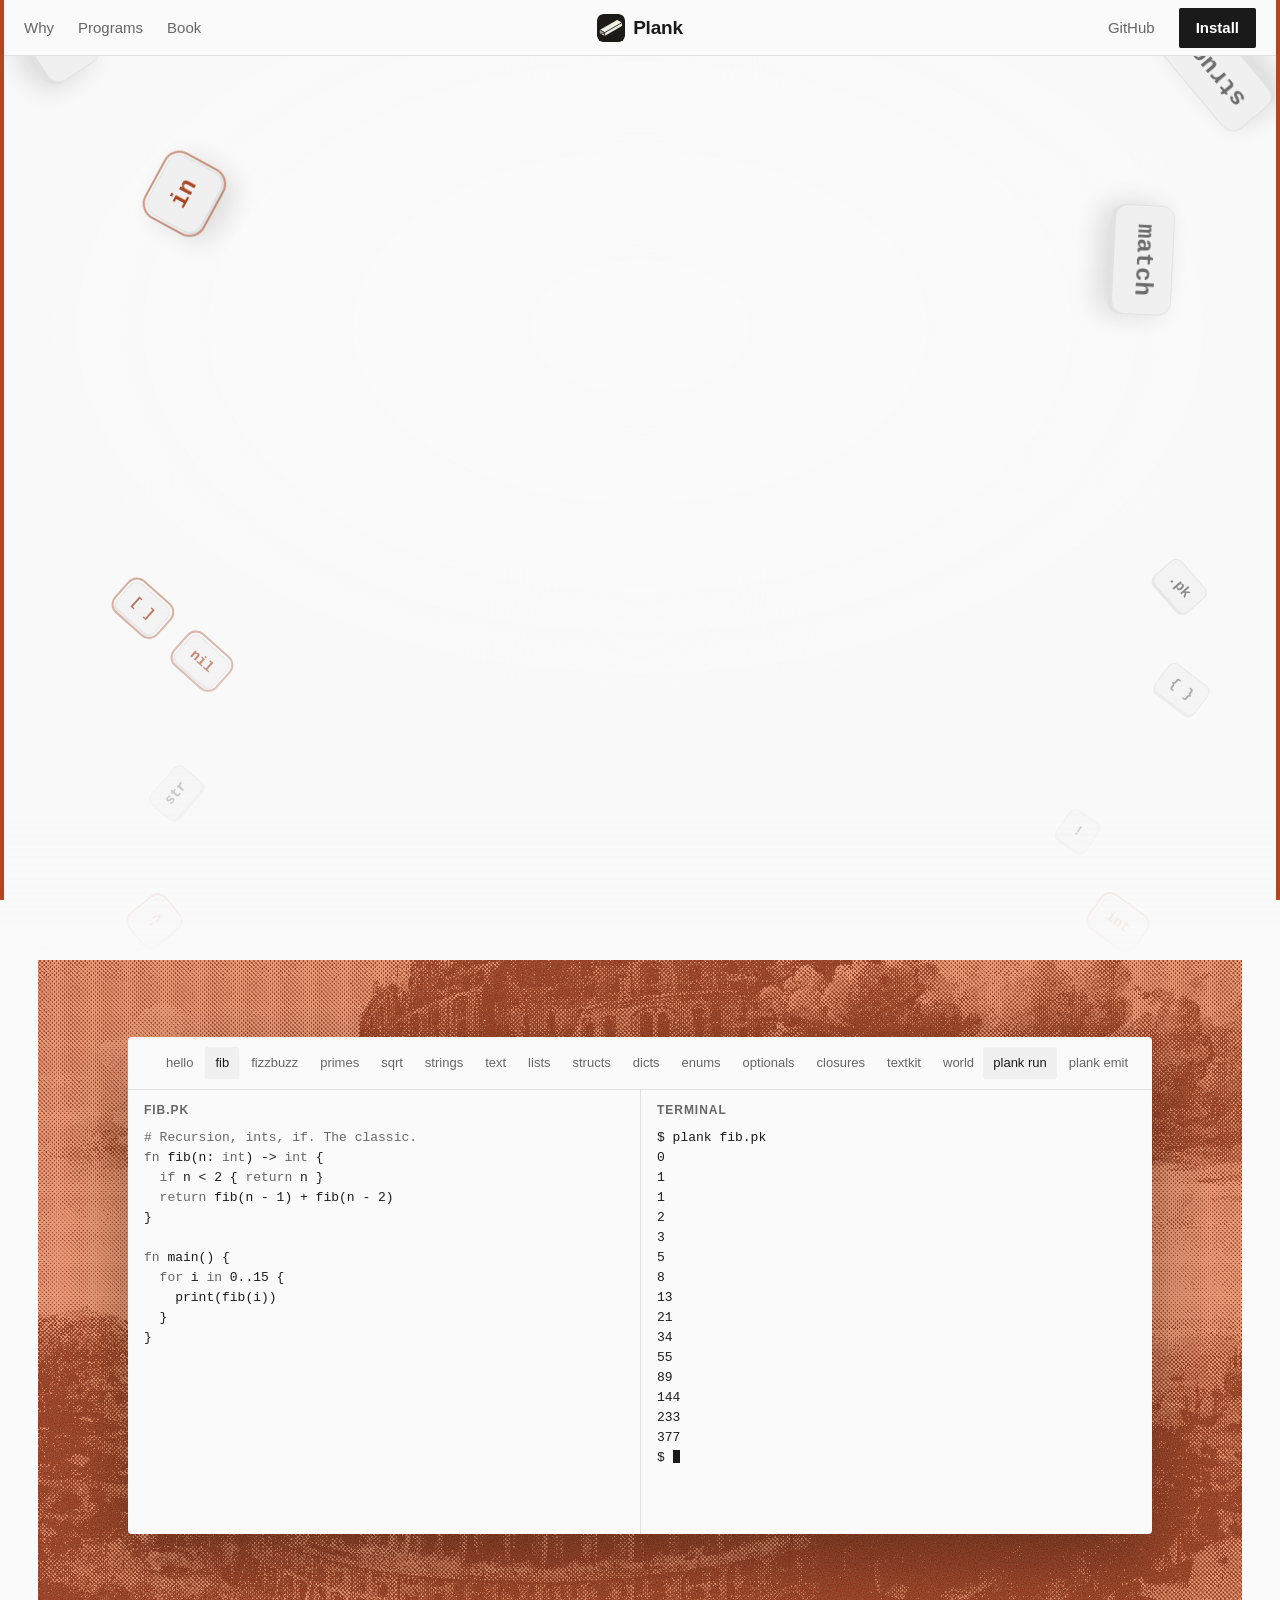
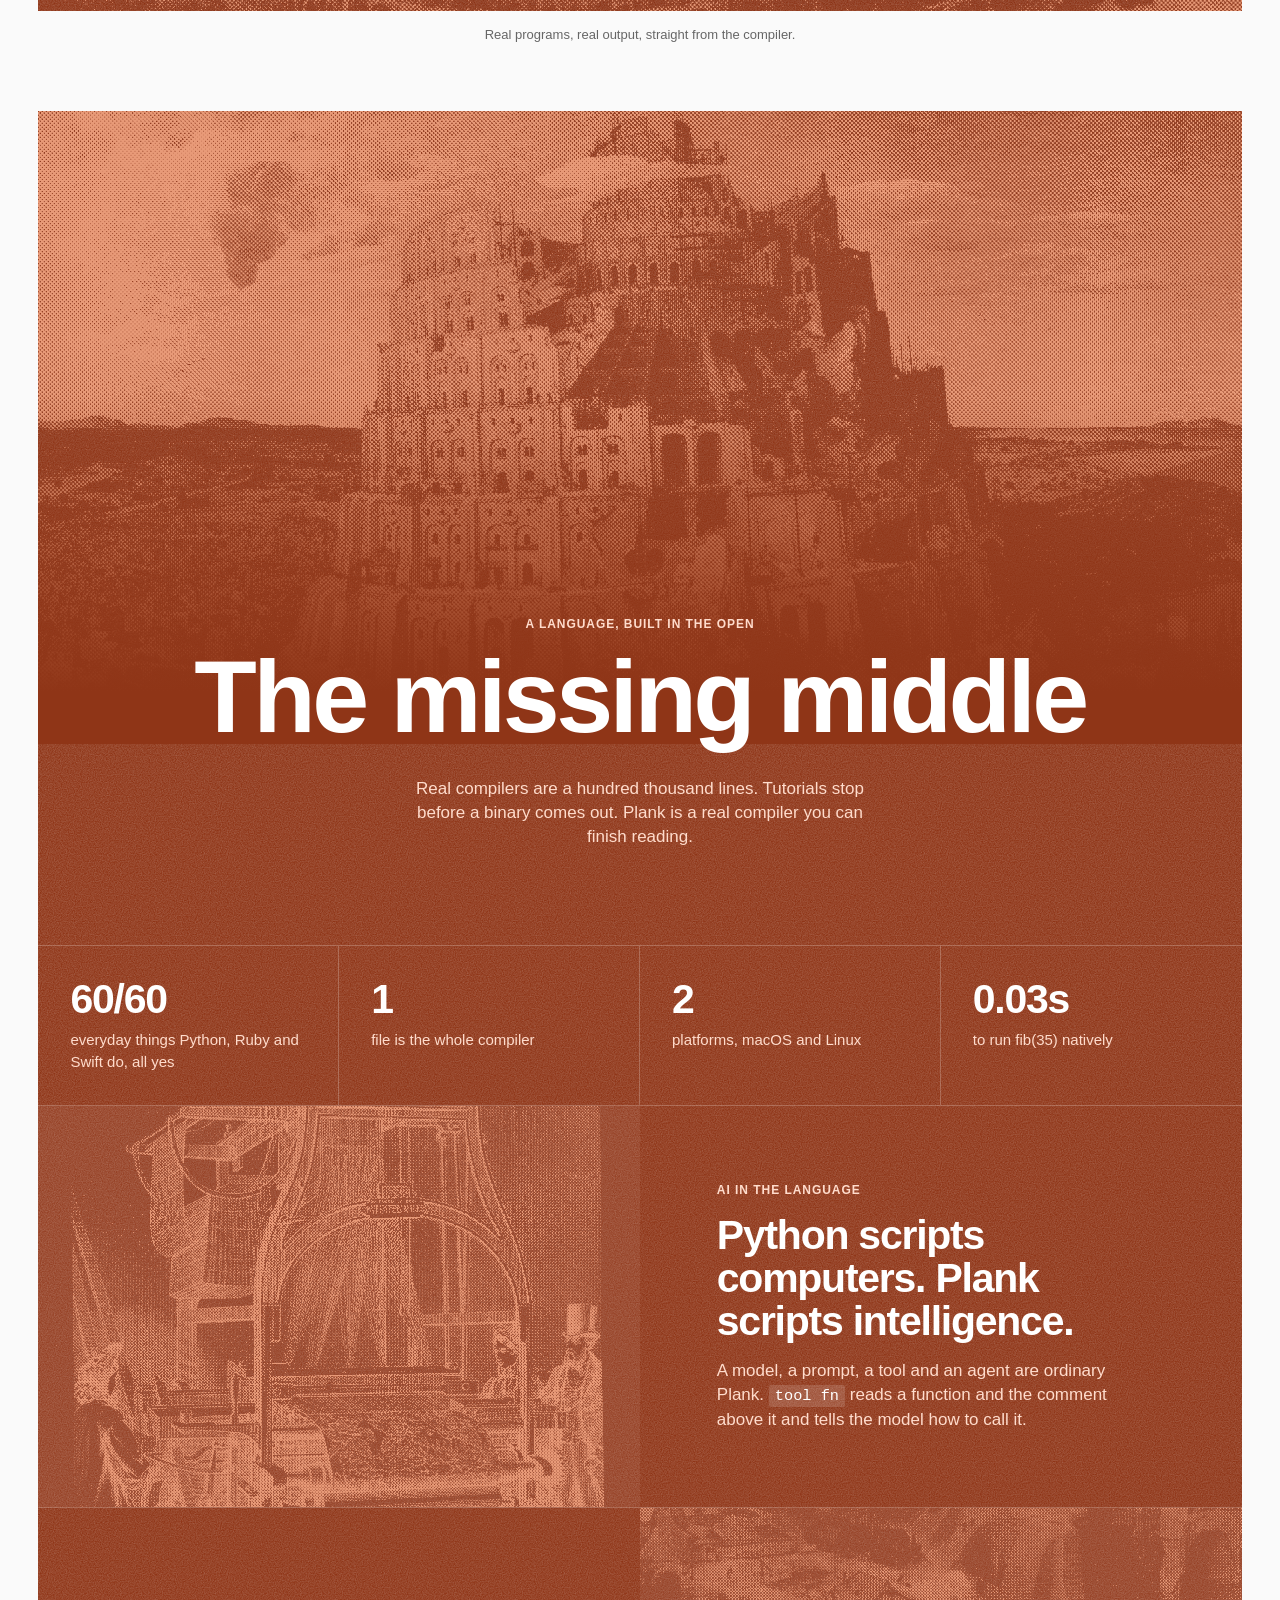
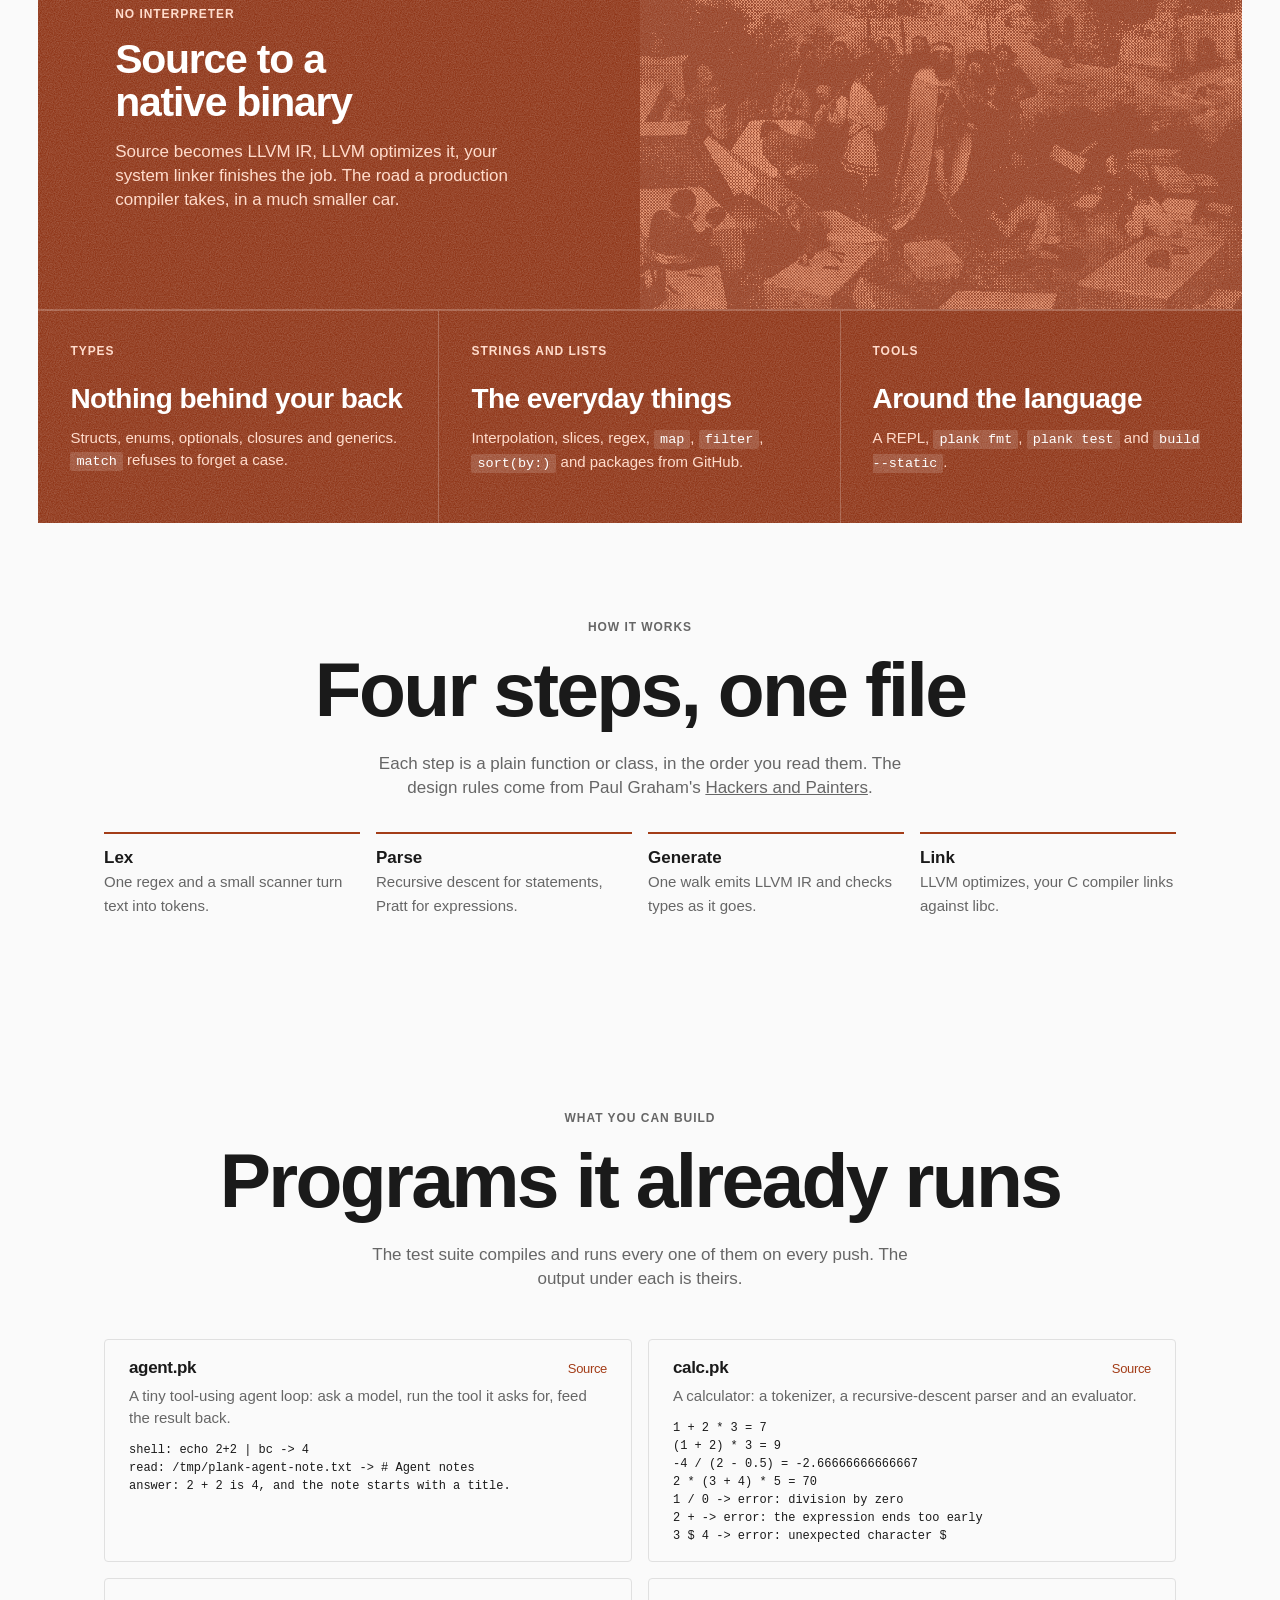
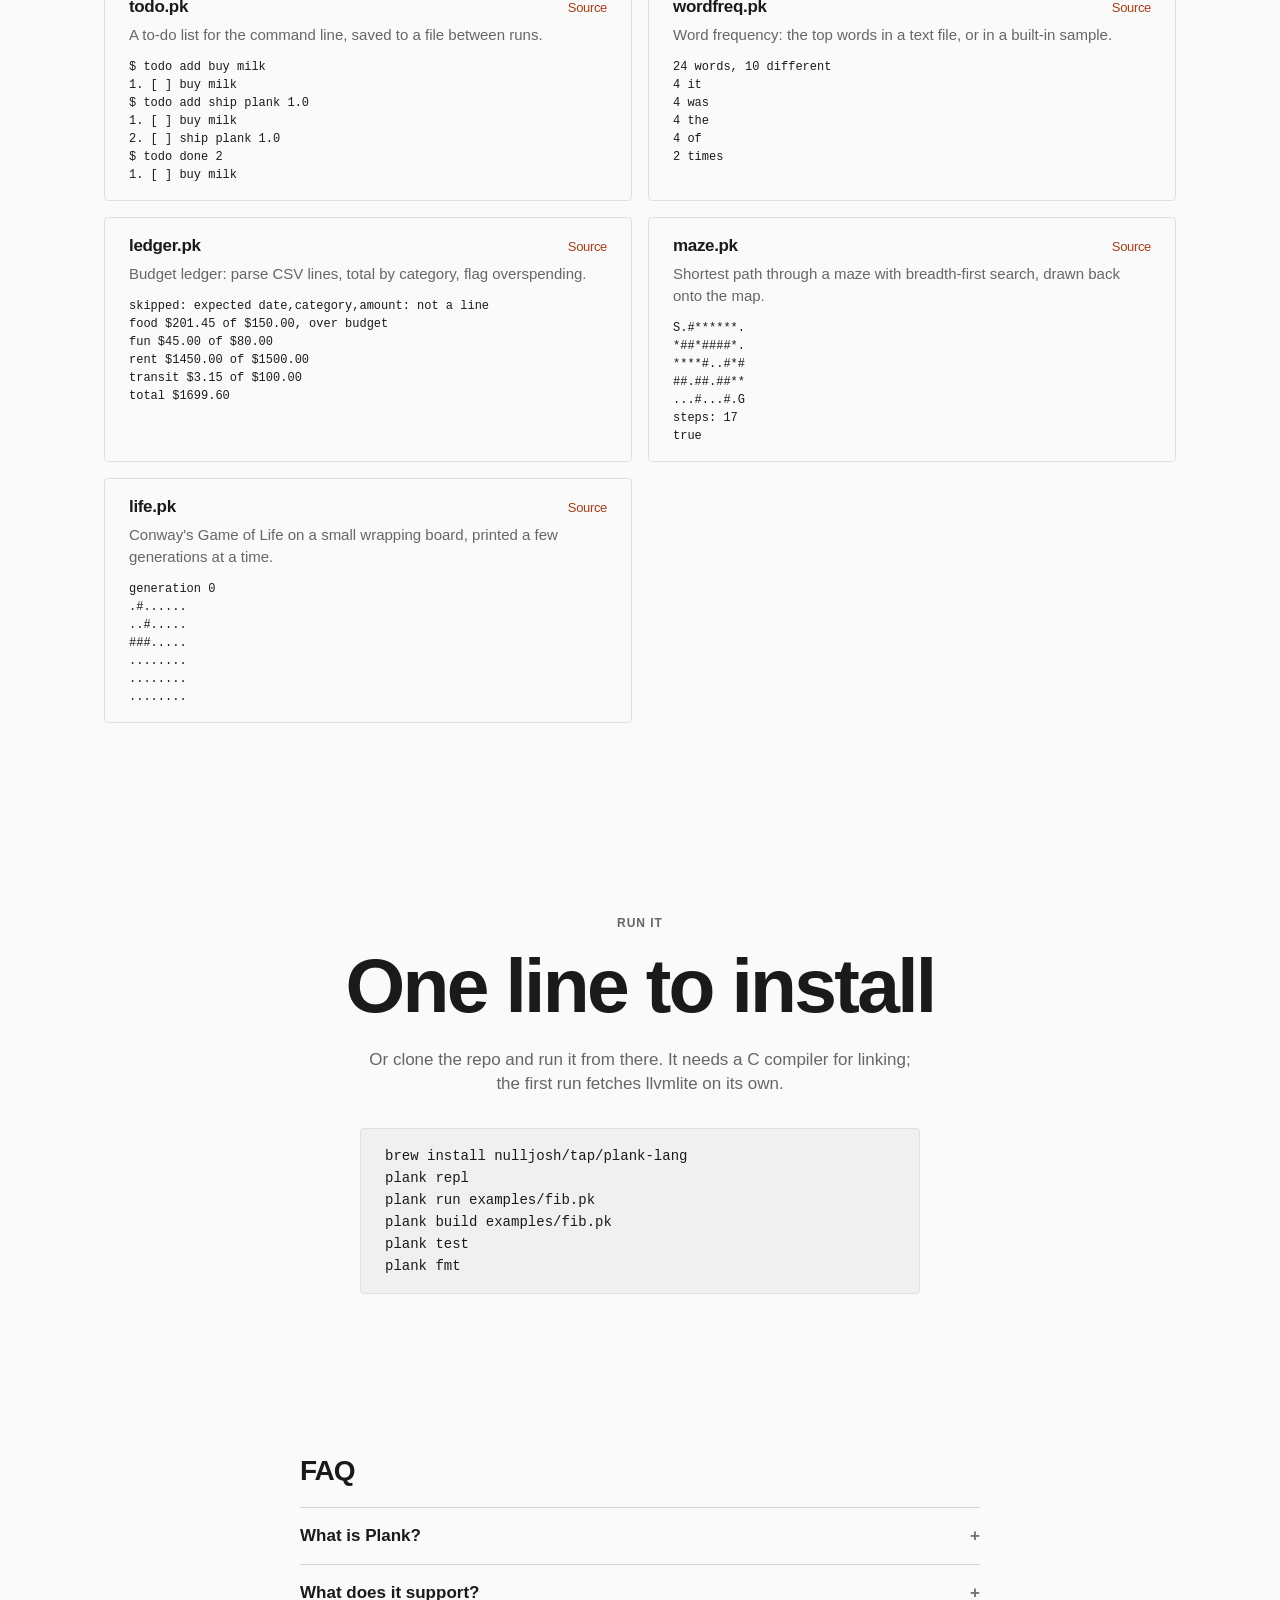
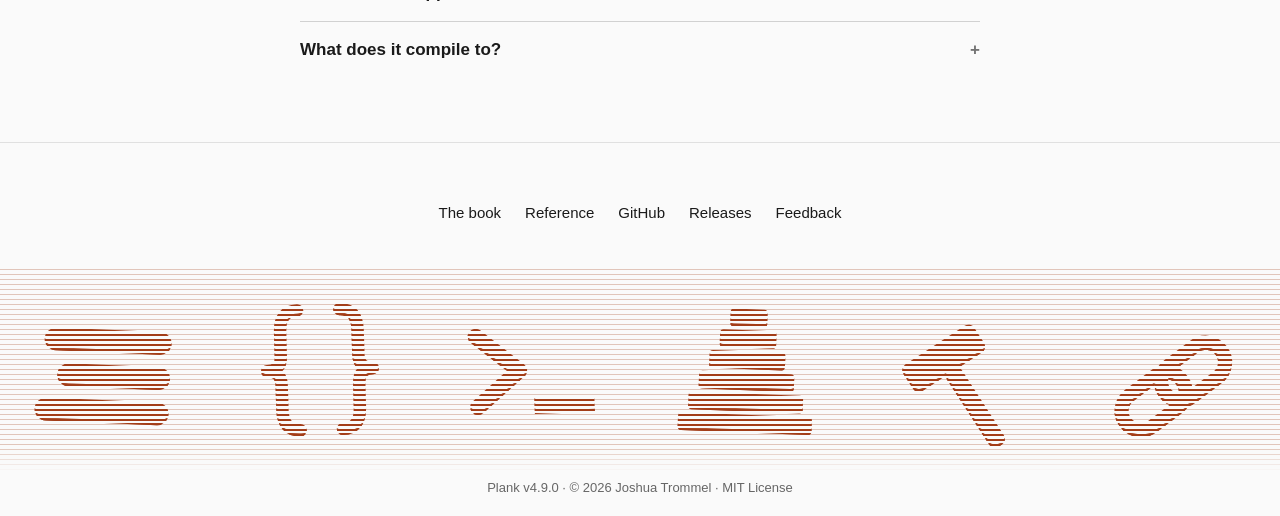
<file: site/index.html>
<!doctype html>
<html lang="en">
<head>
<meta charset="utf-8">
<meta name="viewport" content="width=device-width, initial-scale=1, viewport-fit=cover">
<title>Plank. A compiled language you can read in an evening.</title>
<meta name="description" content="A small compiled language whose whole compiler is one file. Structs, enums, closures, optionals, lists and dicts, compiled to native binaries through LLVM.">
<meta name="theme-color" content="#fafafa" media="(prefers-color-scheme: light)">
<meta name="theme-color" content="#111110" media="(prefers-color-scheme: dark)">
<meta property="og:title" content="Plank. A compiled language you can read in an evening.">
<meta property="og:description" content="A compiled language you can read in an evening.">
<meta property="og:image" content="https://plank.jaybulb.com/og.png">
<meta property="og:url" content="https://plank.jaybulb.com/">
<meta name="twitter:card" content="summary_large_image">
<meta name="twitter:image" content="https://plank.jaybulb.com/og.png">
<link rel="canonical" href="https://plank.jaybulb.com/">
<link rel="icon" href="icon.svg">
<link rel="stylesheet" href="tokens.css">
<link rel="stylesheet" href="landing.css">
<link rel="stylesheet" href="hero.css?v=3">
<script src="landing.js" defer></script>
<style>
.hero .mark { width: 56px; height: 56px; margin: 0 auto var(--sp-5); display: block; color: var(--text); }
.facts { display: grid; grid-template-columns: repeat(4, 1fr); border-top: 1px solid var(--band-line); }
.fact { padding: var(--sp-6); border-right: 1px solid var(--band-line); }
.fact:last-child { border-right: 0; }
.fact b { display: block; font-size: clamp(32px, 3.2vw, 48px); line-height: 1.05; font-weight: 700; letter-spacing: -.03em; }
.fact span { display: block; margin-top: var(--sp-2); color: var(--band-sub); font-size: 15px; line-height: 22px; }
@media (max-width: 900px) { .facts { grid-template-columns: repeat(2, minmax(0, 1fr)); } .fact:nth-child(2) { border-right: 0; } .fact:nth-child(-n+2) { border-bottom: 1px solid var(--band-line); } }
.steps { display: grid; grid-template-columns: repeat(4, 1fr); gap: var(--sp-4); margin-top: var(--sp-6); text-align: left; }
.step { border-top: 2px solid var(--accent); padding-top: var(--sp-3); }
.step b { display: block; }
.step span { font-size: 15px; line-height: 22px; color: var(--sub); }
@media (max-width: 720px) { .steps { grid-template-columns: repeat(2, minmax(0, 1fr)); } }
</style>
</head>
<body>

<header class="nav" aria-label="Site">
  <nav class="nav-links" aria-label="Main">
    <a href="#features">Why</a>
    <a href="#build">Programs</a>
    <a href="book/">Book</a>
  </nav>
  <a class="nav-brand" href="#top" aria-label="Plank home"><img src="icon.svg" alt="" width="28" height="28"><span>Plank</span></a>
  <div class="nav-end">
    <a class="nav-get" href="https://github.com/nulljosh/plank">GitHub</a>
    <a class="btn btn-solid" href="#run">Install</a>
  </div>
</header>

<!-- Art, dithered to halftone dots by hand from public domain works via Wikimedia Commons: Pieter Bruegel the Elder,
     The Tower of Babel (Kunsthistorisches Museum, Vienna) and The Little Tower of Babel (Boijmans, Rotterdam), and an
     engraving of a mechanical Jacquard loom (Wellcome Collection, CC BY). -->
<main id="top">
<section class="hero">
  <div class="backdrop" aria-hidden="true" inert><div class="ground" id="board"></div></div>
  <div class="sky" id="sky" aria-hidden="true" inert></div>
  <div class="wrap center hero-copy">
    <p class="label">Plank <a href="https://github.com/nulljosh/plank/releases">v<span id="ver">0.1</span></a>, a compiled language</p>
    <h1 class="hero-h1">A compiled language you can read in an evening.</h1>
    <p class="lead">One file turns structs, enums, closures, lists and dicts into a native binary. LLVM does the hard part. You get to read the rest.</p>
    <div class="cta">
      <a class="btn btn-solid" href="#run">Install it</a>
      <a class="btn btn-ghost" href="book/">Read the book</a>
    </div>
    <p class="readout" aria-hidden="true"><span class="cmd" id="rCmd">plank run fib.pk</span><span class="said" id="rSaid"></span></p>
  </div>
</section>

<section class="try">
  <div class="demo-wrap reveal">
    <div class="stage">
      <div class="art stage-art" style="--img: url(art/littlebabel.png)" aria-hidden="true"></div>
      <div class="win" id="demo">
        <div class="bar">
          <div class="tabs" role="tablist" id="tabs" aria-label="Examples"></div>
          <div class="mode">
            <button type="button" id="m-run" aria-pressed="true">plank run</button>
            <button type="button" id="m-emit" aria-pressed="false">plank emit</button>
          </div>
        </div>
        <div class="panes">
          <div class="pane"><h2 id="srcname">fib.pk</h2><pre id="src" tabindex="0"></pre></div>
          <div class="pane"><h2>Terminal</h2><pre id="term" tabindex="0"></pre></div>
        </div>
      </div>
    </div>
    <p class="demo-hint">Real programs, real output, straight from the compiler.</p>
  </div>
</section>

<section class="band" id="features">
  <div class="band-head">
    <div class="art band-art" style="--img: url(art/babel.png)" aria-hidden="true"></div>
    <div class="band-copy reveal">
      <p class="label">A language, built in the open</p>
      <h2>The missing middle</h2>
      <p>Real compilers are a hundred thousand lines. Tutorials stop before a binary comes out. Plank is a real compiler you can finish reading.</p>
    </div>
  </div>
  <div class="facts reveal" aria-label="Plank in numbers">
  <div class="fact"><b>60/60</b><span>everyday things Python, Ruby and Swift do, all yes</span></div>
  <div class="fact"><b>1</b><span>file is the whole compiler</span></div>
  <div class="fact"><b>2</b><span>platforms, macOS and Linux</span></div>
  <div class="fact"><b>0.03s</b><span>to run fib(35) natively</span></div>
</div>
  <div class="frows">
    <article class="frow reveal"><div class="art" style="--img: url(art/jacquard.png)" aria-hidden="true"></div><div><p class="label">AI in the language</p><h3>Python scripts computers. Plank scripts intelligence.</h3><p>A model, a prompt, a tool and an agent are ordinary Plank. <code>tool fn</code> reads a function and the comment above it and tells the model how to call it.</p></div></article>
    <article class="frow reveal"><div class="art" style="--img: url(art/masons.png)" aria-hidden="true"></div><div><p class="label">No interpreter</p><h3>Source to a native binary</h3><p>Source becomes LLVM IR, LLVM optimizes it, your system linker finishes the job. The road a production compiler takes, in a much smaller car.</p></div></article>
  </div>
  <div class="cells">
    <article class="cell reveal"><p class="label">Types</p><h3>Nothing behind your back</h3><p>Structs, enums, optionals, closures and generics. <code>match</code> refuses to forget a case.</p></article>
    <article class="cell reveal"><p class="label">Strings and lists</p><h3>The everyday things</h3><p>Interpolation, slices, regex, <code>map</code>, <code>filter</code>, <code>sort(by:)</code> and packages from GitHub.</p></article>
    <article class="cell reveal"><p class="label">Tools</p><h3>Around the language</h3><p>A REPL, <code>plank fmt</code>, <code>plank test</code> and <code>build --static</code>.</p></article>
  </div>
</section>

<section class="sec" id="how">
  <div class="wrap center">
    <p class="label reveal">How it works</p>
    <h2 class="reveal">Four steps, one file</h2>
    <p class="body reveal">Each step is a plain function or class, in the order you read them. The design rules come from Paul Graham's <a href="https://github.com/nulljosh/plank/blob/main/docs/HACKERS-AND-PAINTERS.md">Hackers and Painters</a>.</p>
    <div class="steps reveal">
      <div class="step"><b>Lex</b><span>One regex and a small scanner turn text into tokens.</span></div>
      <div class="step"><b>Parse</b><span>Recursive descent for statements, Pratt for expressions.</span></div>
      <div class="step"><b>Generate</b><span>One walk emits LLVM IR and checks types as it goes.</span></div>
      <div class="step"><b>Link</b><span>LLVM optimizes, your C compiler links against libc.</span></div>
    </div>
  </div>
</section>

<section class="sec plats" id="build">
  <div class="wrap center">
    <p class="label reveal">What you can build</p>
    <h2 class="reveal">Programs it already runs</h2>
    <p class="body reveal">The test suite compiles and runs every one of them on every push. The output under each is theirs.</p>
    <div class="apps" id="apps"></div>
  </div>
</section>

<section class="sec" id="run">
  <div class="wrap center">
    <p class="label reveal">Run it</p>
    <h2 class="reveal">One line to install</h2>
    <p class="body reveal">Or clone the repo and run it from there. It needs a C compiler for linking; the first run fetches llvmlite on its own.</p>
<pre class="install reveal">brew install nulljosh/tap/plank-lang
plank repl
plank run examples/fib.pk
plank build examples/fib.pk
plank test
plank fmt</pre>
  </div>
</section>

<section class="faq" id="faq"><style>.faq{max-width:720px;margin:0 auto;padding:64px 20px}.faq h2{font-size:28px;line-height:1.2;font-weight:600;margin:0 0 20px}.faq details{border-top:1px solid color-mix(in srgb,currentColor 18%,transparent);padding:16px 0}.faq details:last-child{border-bottom:1px solid color-mix(in srgb,currentColor 18%,transparent)}.faq summary{cursor:pointer;font-weight:600;list-style:none;display:flex;justify-content:space-between;gap:16px}.faq summary::-webkit-details-marker{display:none}.faq summary::after{content:"+";opacity:.6}.faq details[open] summary::after{content:"\2212"}.faq p{margin:12px 0 0;opacity:.75;line-height:1.5}</style><h2>FAQ</h2><details><summary>What is Plank?</summary><p>A small compiled language whose whole compiler is one file.</p></details><details><summary>What does it support?</summary><p>Structs, enums, closures, optionals, lists and dicts.</p></details><details><summary>What does it compile to?</summary><p>Native binaries, through LLVM.</p></details><script type="application/ld+json">{"@context": "https://schema.org", "@type": "FAQPage", "mainEntity": [{"@type": "Question", "name": "What is Plank?", "acceptedAnswer": {"@type": "Answer", "text": "A small compiled language whose whole compiler is one file."}}, {"@type": "Question", "name": "What does it support?", "acceptedAnswer": {"@type": "Answer", "text": "Structs, enums, closures, optionals, lists and dicts."}}, {"@type": "Question", "name": "What does it compile to?", "acceptedAnswer": {"@type": "Answer", "text": "Native binaries, through LLVM."}}]}</script></section>
</main>

<footer class="foot">
  <nav class="foot-links" aria-label="Footer">
    <a href="book/">The book</a>
    <a href="https://github.com/nulljosh/plank/blob/main/docs/SPEC.md">Reference</a>
    <a href="https://github.com/nulljosh/plank">GitHub</a>
    <a href="https://github.com/nulljosh/plank/releases">Releases</a>
    <a href="mailto:info@jaybulb.com?subject=Plank">Feedback</a>
  </nav>
  <div class="word-band" aria-hidden="true"><canvas class="word-canvas"></canvas></div>
  <p class="legal">Plank <span id="footver"></span> &middot; &copy; 2026 Joshua Trommel &middot; MIT License</p>
</footer>

<script src="demo.js"></script>
<script src="hero.js?v=3"></script>
<script>
(function () {
  var still = matchMedia("(prefers-reduced-motion: reduce)").matches;
  var D = window.PLANK_DEMO || { version: "0.1", examples: [] };
  document.getElementById("ver").textContent = D.version;
  document.getElementById("footver").textContent = "v" + D.version;

  // apps: name, what it is, and the first lines of its real output
  var appsEl = document.getElementById("apps");
  (D.apps || []).forEach(function (a) {
    var card = document.createElement("div"); card.className = "app";
    var h = document.createElement("h3"); h.textContent = a.name + ".pk";
    var link = document.createElement("a"); link.href = "https://github.com/nulljosh/plank/blob/main/apps/" + a.name + ".pk"; link.textContent = "Source";
    h.appendChild(link);
    var p = document.createElement("p"); p.textContent = a.about;
    var pre = document.createElement("pre"); pre.textContent = a.out.split("\n").slice(0, 7).join("\n");
    card.appendChild(h); card.appendChild(p); card.appendChild(pre); appsEl.appendChild(card);
  });

  // demo
  var KW = /\b(fn|let|var|if|else|while|for|in|return|break|continue|true|false|and|or|not|int|float|bool|str|struct|enum|match|nil|import|try|catch|throw)\b/g;
  var tabs = document.getElementById("tabs"), src = document.getElementById("src"), term = document.getElementById("term"), srcname = document.getElementById("srcname");
  var cur = 1, mode = "run", timer = null, auto = true, autoTimer = null;
  function esc(s) { return s.replace(/&/g, "&amp;").replace(/</g, "&lt;"); }
  function show(i) {
    cur = i; var ex = D.examples[i];
    tabs.querySelectorAll("button").forEach(function (b, j) { b.setAttribute("aria-selected", j === i); });
    srcname.textContent = ex.name + ".pk";
    src.innerHTML = esc(ex.src).replace(/#[^\n]*/g, '<span class="k">$&</span>').replace(KW, '<span class="k">$1</span>');
    var cmd = "$ plank " + (mode === "emit" ? "emit " : "") + ex.name + ".pk";
    var body = (mode === "emit" ? ex.ir : ex.out).replace(/\n$/, "");
    clearTimeout(timer);
    if (still) { term.textContent = cmd + "\n" + body + "\n$ "; term.className = "cursor"; return; }
    var lines = body.split("\n"), n = 0;
    term.textContent = cmd; term.className = "cursor";
    (function tick() {
      if (n < lines.length) {
        var chunk = mode === "emit" ? lines.slice(n, n + 4) : [lines[n]];
        n += chunk.length;
        term.textContent += "\n" + chunk.join("\n");
        term.scrollTop = term.scrollHeight;
        timer = setTimeout(tick, mode === "emit" ? 40 : 110);
      } else { term.textContent += "\n$ "; term.scrollTop = term.scrollHeight; }
    })();
  }
  D.examples.forEach(function (ex, i) {
    var b = document.createElement("button"); b.type = "button"; b.setAttribute("role", "tab"); b.textContent = ex.name;
    b.onclick = function () { auto = false; clearInterval(autoTimer); show(i); };
    tabs.appendChild(b);
  });
  document.getElementById("m-run").onclick = document.getElementById("m-emit").onclick = function () {
    mode = this.id === "m-emit" ? "emit" : "run"; auto = false; clearInterval(autoTimer);
    document.getElementById("m-run").setAttribute("aria-pressed", mode === "run");
    document.getElementById("m-emit").setAttribute("aria-pressed", mode === "emit");
    show(cur);
  };
  if (D.examples.length) {
    show(Math.min(1, D.examples.length - 1));
    if (!still) autoTimer = setInterval(function () { if (auto) show((cur + 1) % D.examples.length); }, 9000);
  }
})();
</script>
<script src="footer-band.js?v=2" defer></script>
</body>
</html>
</file>
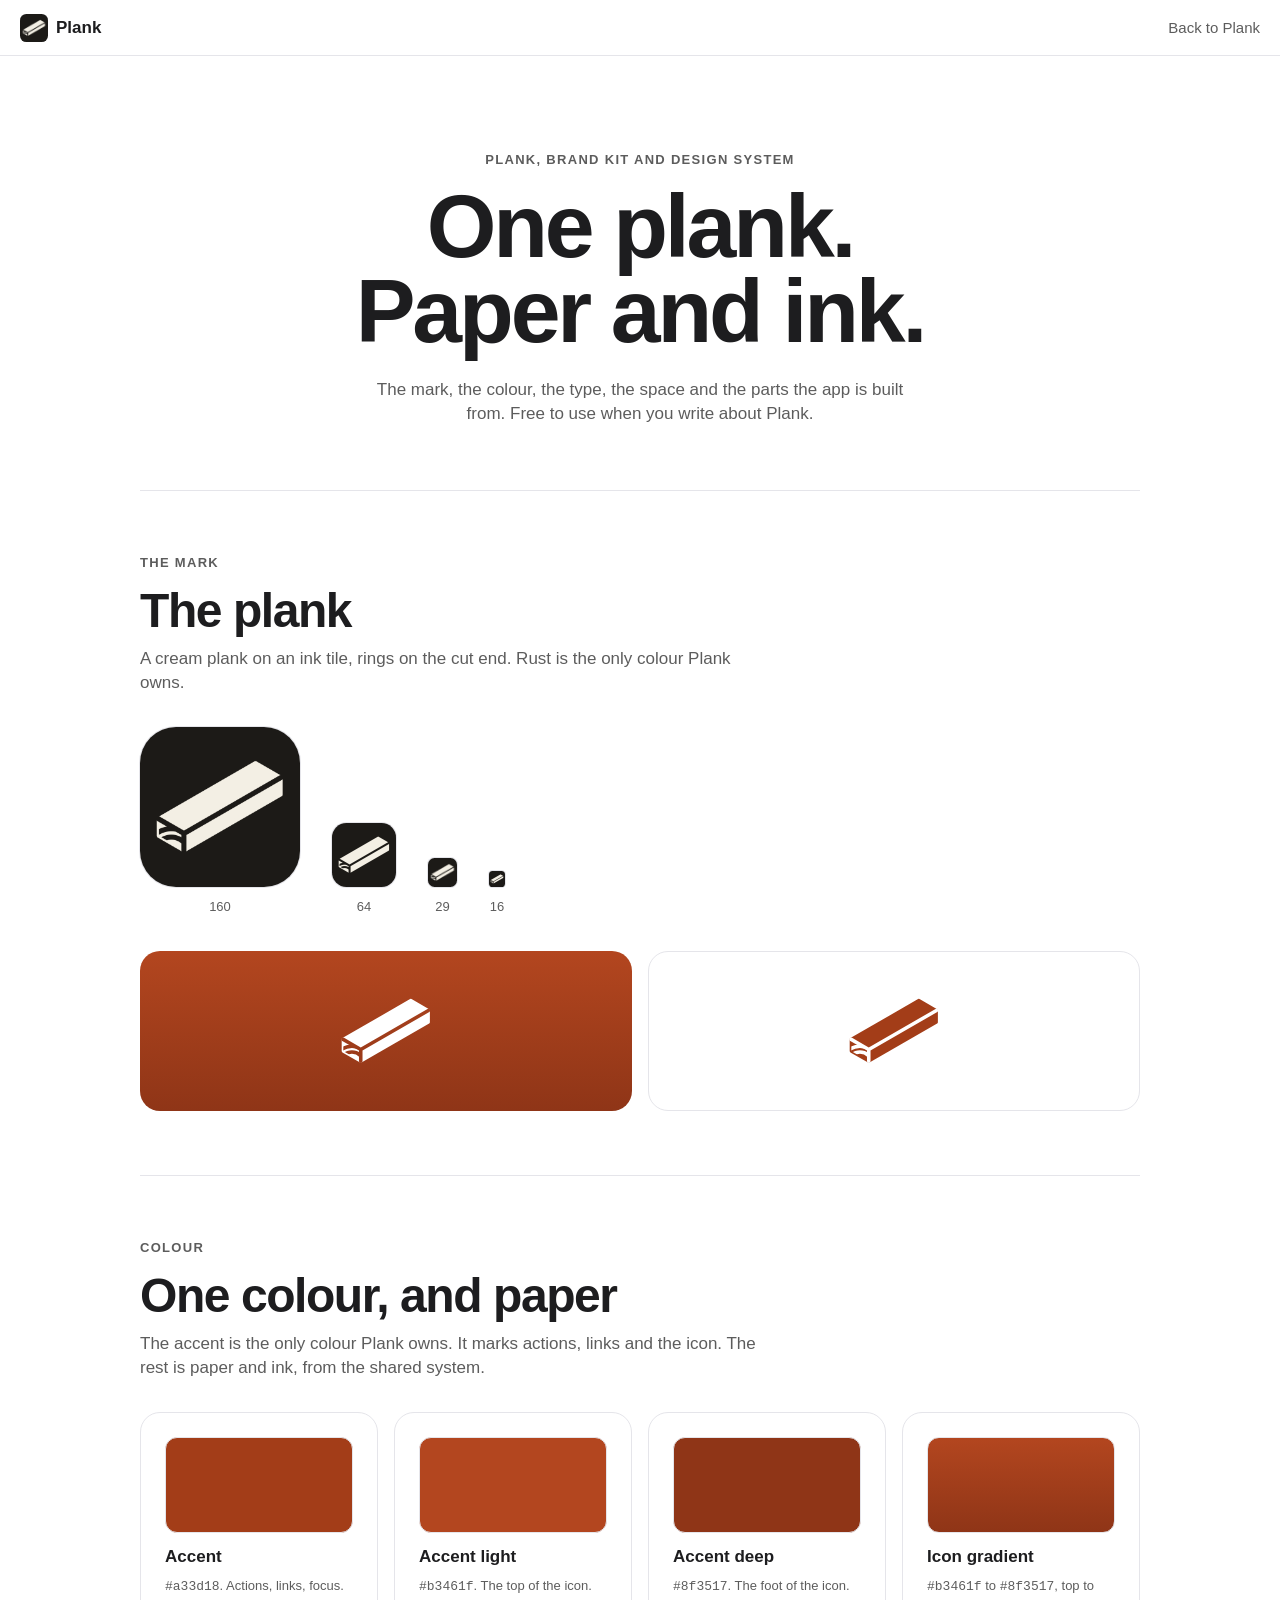
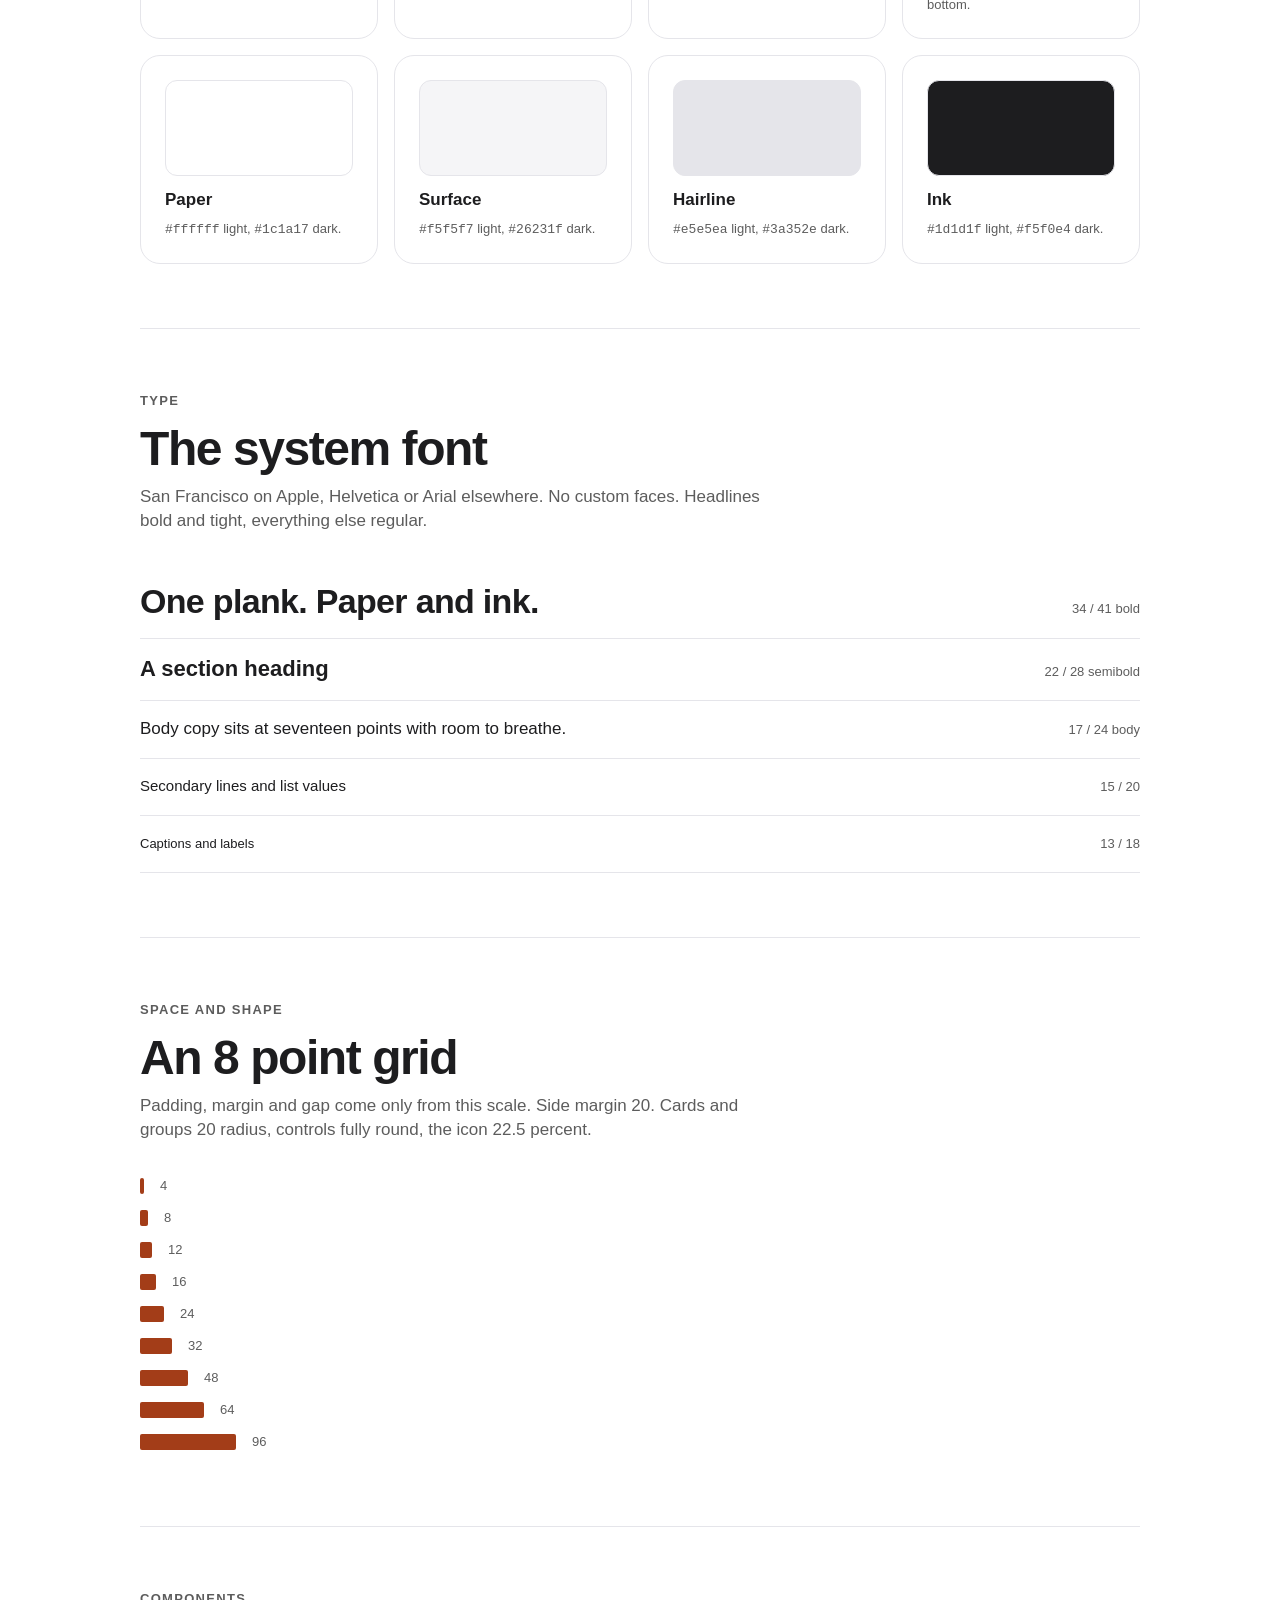
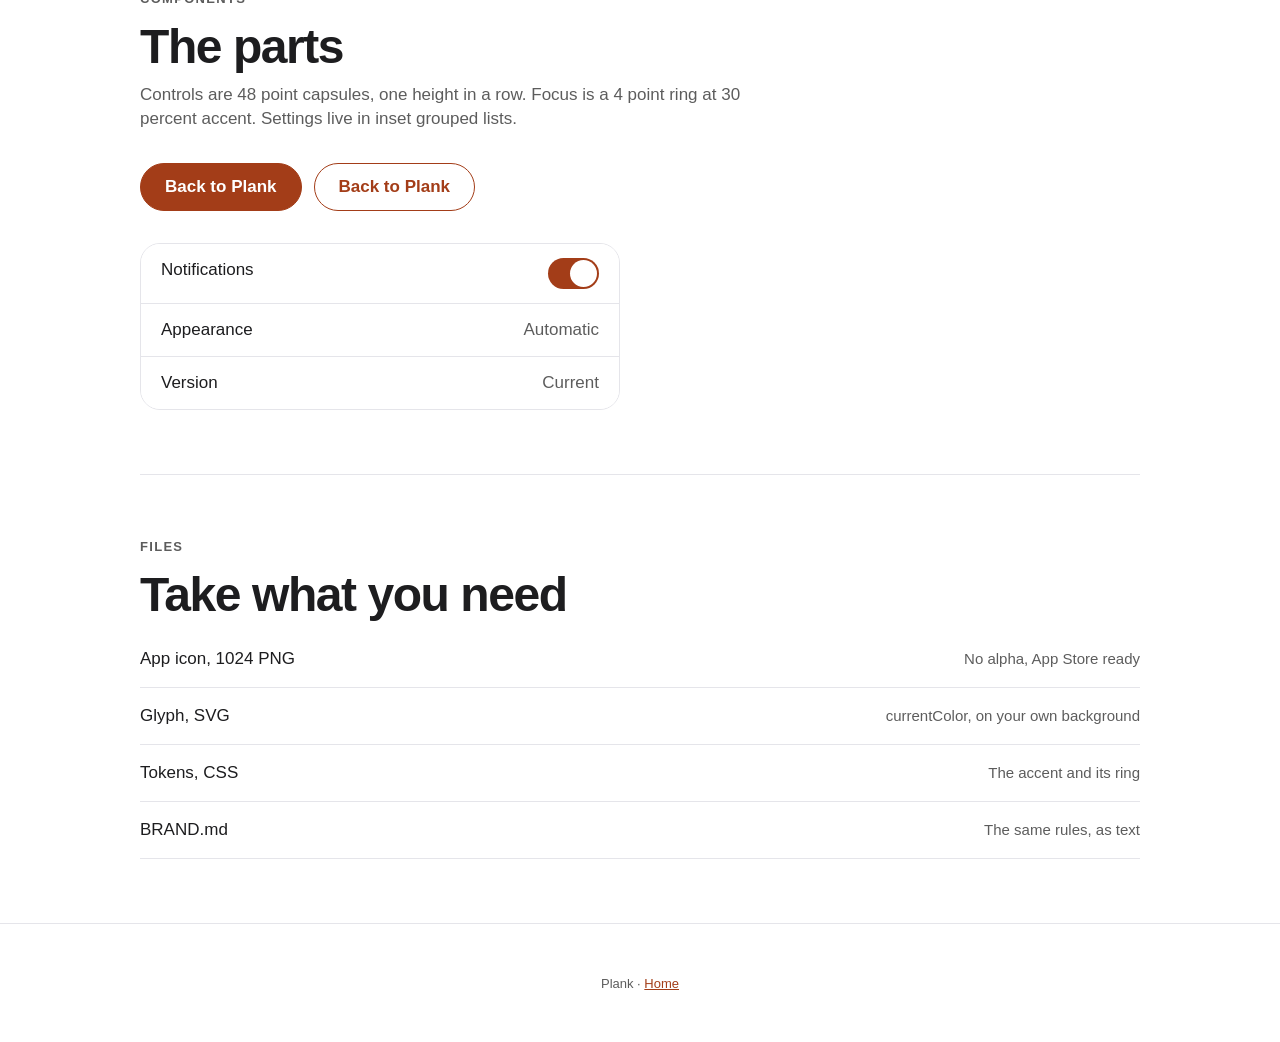
<file: site/brand/index.html>
<!doctype html>
<html lang="en">
<head>
<meta charset="utf-8">
<meta name="viewport" content="width=device-width, initial-scale=1">
<title>Plank brand kit</title>
<meta name="description" content="Plank's mark, colour, type, space and components, in one page.">
<meta name="theme-color" content="#ffffff">
<link rel="icon" href="icon-1024.png">
<style>
@import url("https://jaybulb.com/tokens.css");
@import url("tokens.css");
/* written by make_brand_page.py; white paper in light mode, the shared tokens in dark */
@media (prefers-color-scheme: light) { :root { --color-bg: #fff; --color-bg2: #f5f5f7; --color-hairline: #e5e5ea; } }
:root { --a: #a33d18; --a-light: #b3461f; --a-deep: #8f3517; --a-solid: #a33d18; --a-link: #a33d18; --ink: var(--color-text, #1d1d1f); --paper: var(--color-bg, #fff); --surface: var(--color-bg2, #f5f5f7); --line: var(--color-hairline, #e5e5ea); --sub: var(--color-secondary, rgba(0,0,0,.64)); }
@media (prefers-color-scheme: dark) { :root { --a-link: #b3461f; } }
* { box-sizing: border-box; margin: 0; padding: 0; }
body { font-family: -apple-system, BlinkMacSystemFont, "SF Pro Text", "Helvetica Neue", Helvetica, Arial, sans-serif; font-size: 17px; line-height: 24px; color: var(--ink); background: var(--paper); -webkit-font-smoothing: antialiased; }
a { color: var(--a-link); }
.wrap { max-width: 1040px; margin: 0 auto; padding: 0 20px; }
.nav { position: sticky; top: 0; z-index: 5; display: flex; align-items: center; justify-content: space-between; height: 56px; padding: 0 20px; background: color-mix(in srgb, var(--paper) 88%, transparent); backdrop-filter: blur(16px); -webkit-backdrop-filter: blur(16px); border-bottom: 1px solid var(--line); }
.nav a { display: flex; align-items: center; gap: 8px; font-weight: 700; color: var(--ink); text-decoration: none; }
.nav img { width: 28px; height: 28px; border-radius: 22.5%; }
.nav .back { font-weight: 500; color: var(--sub); font-size: 15px; }
.label { font-size: 13px; line-height: 16px; font-weight: 600; letter-spacing: .1em; text-transform: uppercase; color: var(--sub); margin-bottom: 16px; }
header { padding: 96px 0 64px; text-align: center; }
h1 { font-size: clamp(44px, 7vw, 96px); line-height: .95; font-weight: 700; letter-spacing: -.035em; text-wrap: balance; }
header p:last-child { max-width: 560px; margin: 24px auto 0; color: var(--sub); }
section { padding: 64px 0; border-top: 1px solid var(--line); }
h2 { font-size: clamp(32px, 4vw, 48px); line-height: 1; font-weight: 700; letter-spacing: -.03em; margin-bottom: 12px; }
.intro { color: var(--sub); max-width: 620px; margin-bottom: 32px; }
.grid { display: grid; gap: 16px; grid-template-columns: repeat(auto-fill, minmax(200px, 1fr)); }
.card { border: 1px solid var(--line); border-radius: 20px; padding: 24px; background: var(--paper); }
.card small { display: block; color: var(--sub); font-size: 13px; line-height: 18px; margin-top: 8px; }
code { font: 13px/18px ui-monospace, SFMono-Regular, Menlo, monospace; }
.marks { display: flex; flex-wrap: wrap; align-items: flex-end; gap: 32px; }
.marks figure { text-align: center; }
.marks img { display: block; border-radius: 22.5%; margin: 0 auto 8px; }
.marks figcaption { font-size: 13px; color: var(--sub); }
.mark-on { display: grid; grid-template-columns: 1fr 1fr; gap: 16px; margin-top: 32px; }
.mark-on div { height: 160px; border-radius: 20px; display: grid; place-items: center; border: 1px solid var(--line); }
.mark-on i { display: block; width: 112px; height: 112px; background: currentColor; -webkit-mask: url(mark.svg) center / contain no-repeat; mask: url(mark.svg) center / contain no-repeat; }
.mark-on .on-accent { background: linear-gradient(var(--a-light), var(--a-deep)); color: #fff; border: 0; }
.mark-on .on-paper { color: var(--a-link); }
.sw { height: 96px; border-radius: 12px; margin-bottom: 12px; border: 1px solid var(--line); }
.type p { border-bottom: 1px solid var(--line); padding: 16px 0; display: flex; justify-content: space-between; align-items: baseline; gap: 16px; }
.type p span:last-child { color: var(--sub); font-size: 13px; white-space: nowrap; }
.t34 { font-size: 34px; line-height: 41px; font-weight: 700; letter-spacing: -.02em; } .t22 { font-size: 22px; line-height: 28px; font-weight: 600; } .t15 { font-size: 15px; line-height: 20px; } .t13 { font-size: 13px; line-height: 18px; }
.space div { display: flex; align-items: center; gap: 16px; margin-bottom: 8px; font-size: 13px; color: var(--sub); }
.space b { display: block; height: 16px; background: var(--a); border-radius: 2px; }
.row { display: flex; flex-wrap: wrap; gap: 12px; align-items: center; }
.btn { height: 48px; padding: 0 24px; border-radius: 999px; display: inline-flex; align-items: center; font-weight: 600; font-size: 17px; text-decoration: none; border: 1px solid var(--a-solid); white-space: nowrap; }
.btn-solid { background: var(--a-solid); color: #ffffff; }
.btn-ghost { background: var(--paper); color: var(--a-link); border-color: var(--a-link); }
.btn:focus-visible { outline: 4px solid color-mix(in srgb, var(--a) 30%, transparent); outline-offset: 2px; }
.list { margin-top: 32px; border: 1px solid var(--line); border-radius: 20px; overflow: hidden; max-width: 480px; }
.list div { display: flex; justify-content: space-between; padding: 14px 20px; border-bottom: 1px solid var(--line); background: var(--paper); }
.list div:last-child { border-bottom: 0; }
.list span:last-child { color: var(--sub); }
.tog { width: 51px; height: 31px; border-radius: 999px; background: var(--a-solid); position: relative; }
.tog::after { content: ""; position: absolute; top: 2px; right: 2px; width: 27px; height: 27px; border-radius: 50%; background: #fff; }
.files a { display: flex; justify-content: space-between; gap: 16px; padding: 16px 0; border-bottom: 1px solid var(--line); color: var(--ink); text-decoration: none; }
.files a span:last-child { color: var(--sub); font-size: 15px; text-align: right; }
.files a:hover span:first-child { color: var(--a-link); }
footer { padding: 48px 0; text-align: center; font-size: 13px; color: var(--sub); border-top: 1px solid var(--line); }
@media (max-width: 600px) { .mark-on { grid-template-columns: 1fr; } .type p { flex-direction: column; gap: 4px; } }
.marks img { box-shadow: 0 0 0 1px var(--line); }
</style>
</head>
<body>
<nav class="nav" aria-label="Main"><a href="/"><img src="icon-1024.png" alt="">Plank</a><a class="back" href="/">Back to Plank</a></nav>
<main class="wrap">
  <header>
    <p class="label">Plank, brand kit and design system</p>
    <h1>One plank. Paper and ink.</h1>
    <p>The mark, the colour, the type, the space and the parts the app is built from. Free to use when you write about Plank.</p>
  </header>

  <section aria-labelledby="mark-h">
    <p class="label">The mark</p>
    <h2 id="mark-h">The plank</h2>
    <p class="intro">A cream plank on an ink tile, rings on the cut end. Rust is the only colour Plank owns.</p>
    <div class="marks">
      <figure><img src="icon-1024.png" width="160" height="160" alt="The Plank icon at 160 pixels"><figcaption>160</figcaption></figure>
      <figure><img src="icon-1024.png" width="64" height="64" alt="The Plank icon at 64 pixels"><figcaption>64</figcaption></figure>
      <figure><img src="icon-1024.png" width="29" height="29" alt="The Plank icon at 29 pixels"><figcaption>29</figcaption></figure>
      <figure><img src="icon-1024.png" width="16" height="16" alt="The Plank icon at 16 pixels"><figcaption>16</figcaption></figure>
    </div>
    <div class="mark-on">
      <div class="on-accent"><i role="img" aria-label="The glyph on the gradient tile"></i></div>
      <div class="on-paper"><i role="img" aria-label="The glyph in the accent on paper"></i></div>
    </div>
  </section>

  <section aria-labelledby="colour-h">
    <p class="label">Colour</p>
    <h2 id="colour-h">One colour, and paper</h2>
    <p class="intro">The accent is the only colour Plank owns. It marks actions, links and the icon. The rest is paper and ink, from the shared system.</p>
    <div class="grid">
      <div class="card"><div class="sw" style="background:#a33d18"></div><b>Accent</b><small><code>#a33d18</code>. Actions, links, focus.</small></div>
      <div class="card"><div class="sw" style="background:#b3461f"></div><b>Accent light</b><small><code>#b3461f</code>. The top of the icon.</small></div>
      <div class="card"><div class="sw" style="background:#8f3517"></div><b>Accent deep</b><small><code>#8f3517</code>. The foot of the icon.</small></div>
      <div class="card"><div class="sw" style="background:linear-gradient(#b3461f,#8f3517)"></div><b>Icon gradient</b><small><code>#b3461f</code> to <code>#8f3517</code>, top to bottom.</small></div>
      <div class="card"><div class="sw" style="background:#fff"></div><b>Paper</b><small><code>#ffffff</code> light, <code>#1c1a17</code> dark.</small></div>
      <div class="card"><div class="sw" style="background:#f5f5f7"></div><b>Surface</b><small><code>#f5f5f7</code> light, <code>#26231f</code> dark.</small></div>
      <div class="card"><div class="sw" style="background:#e5e5ea"></div><b>Hairline</b><small><code>#e5e5ea</code> light, <code>#3a352e</code> dark.</small></div>
      <div class="card"><div class="sw" style="background:#1d1d1f"></div><b>Ink</b><small><code>#1d1d1f</code> light, <code>#f5f0e4</code> dark.</small></div>
    </div>
  </section>

  <section aria-labelledby="type-h">
    <p class="label">Type</p>
    <h2 id="type-h">The system font</h2>
    <p class="intro">San Francisco on Apple, Helvetica or Arial elsewhere. No custom faces. Headlines bold and tight, everything else regular.</p>
    <div class="type">
      <p><span class="t34">One plank. Paper and ink.</span><span>34 / 41 bold</span></p>
      <p><span class="t22">A section heading</span><span>22 / 28 semibold</span></p>
      <p><span>Body copy sits at seventeen points with room to breathe.</span><span>17 / 24 body</span></p>
      <p><span class="t15">Secondary lines and list values</span><span>15 / 20</span></p>
      <p><span class="t13">Captions and labels</span><span>13 / 18</span></p>
    </div>
  </section>

  <section aria-labelledby="space-h">
    <p class="label">Space and shape</p>
    <h2 id="space-h">An 8 point grid</h2>
    <p class="intro">Padding, margin and gap come only from this scale. Side margin 20. Cards and groups 20 radius, controls fully round, the icon 22.5 percent.</p>
    <div class="space">
      <div><b style="width:4px"></b>4</div><div><b style="width:8px"></b>8</div><div><b style="width:12px"></b>12</div><div><b style="width:16px"></b>16</div>
      <div><b style="width:24px"></b>24</div><div><b style="width:32px"></b>32</div><div><b style="width:48px"></b>48</div><div><b style="width:64px"></b>64</div><div><b style="width:96px"></b>96</div>
    </div>
  </section>

  <section aria-labelledby="parts-h">
    <p class="label">Components</p>
    <h2 id="parts-h">The parts</h2>
    <p class="intro">Controls are 48 point capsules, one height in a row. Focus is a 4 point ring at 30 percent accent. Settings live in inset grouped lists.</p>
    <div class="row">
      <a class="btn btn-solid" href="/">Back to Plank</a>
      <a class="btn btn-ghost" href="/">Back to Plank</a>
    </div>
    <div class="list" aria-hidden="true">
      <div><span>Notifications</span><span class="tog"></span></div>
      <div><span>Appearance</span><span>Automatic</span></div>
      <div><span>Version</span><span>Current</span></div>
    </div>
  </section>

  <section aria-labelledby="files-h">
    <p class="label">Files</p>
    <h2 id="files-h">Take what you need</h2>
    <div class="files">
      <a href="icon-1024.png" download><span>App icon, 1024 PNG</span><span>No alpha, App Store ready</span></a>
      <a href="mark.svg" download><span>Glyph, SVG</span><span>currentColor, on your own background</span></a>
      <a href="tokens.css" download><span>Tokens, CSS</span><span>The accent and its ring</span></a>
      <a href="https://github.com/nulljosh/plank/blob/main/brand/BRAND.md"><span>BRAND.md</span><span>The same rules, as text</span></a>
    </div>
  </section>
</main>
<footer>Plank &middot; <a href="/">Home</a></footer>
</body>
</html>
</file>
<file: site/tokens.css>
/* Plank landing tokens. Plank wears neutral paper and black ink; rust is the one colour it owns. */
:root {
  --accent: #a33d18;          /* links and focus; rust, AA on paper */
  --bg: #fafafa;
  --bg2: #f0f0f0;
  --text: #1a1a1a;
  --text2: rgba(26, 26, 26, .66);
  --border: #e0e0e0;
  --font: -apple-system, BlinkMacSystemFont, "SF Pro Text", "Helvetica Neue", Helvetica, Arial, sans-serif;
  --size-body: 17px;
  --size-subhead: 15px;
  --size-footnote: 13px;
  --control: 48px;
  --r-pill: 999px;
}
@media (prefers-color-scheme: dark) {
  :root { --accent: #ff8a5c; --bg: #111110; --bg2: #1c1b19; --text: #f2f2f0; --text2: rgba(242, 242, 240, .66); --border: #2c2a27; }
}
</file>
<file: site/landing.css>
/* Plank landing in the house layout (cyllene/landing is the reference): sticky nav, giant tight headlines, small
   caps labels, square buttons, a full-bleed rust band of halftone art and ruled cells, and an engraved footer band of
   Plank's own things (footer-band.js). Colours and type come from tokens.css; the house extras live here. */
:root {
  --band: #8f3517;
  --band-sub: #ffdccc;
  --band-art: #e89a78;
  --band-line: rgba(255, 255, 255, .22);
  --frame: #b3461f;
  --btn: #1a1a1a;
  --surface: var(--bg2);
  --line: var(--border);
  --sub: var(--text2);
  --ring: color-mix(in srgb, var(--accent) 30%, transparent);
  --sp-1: 4px; --sp-2: 8px; --sp-3: 12px; --sp-4: 16px; --sp-5: 24px; --sp-6: 32px; --sp-7: 48px; --sp-8: 64px; --sp-9: 96px;
  --wrap: 1120px;
  --r-sq: 2px;
  --r-icon: 22.5%;
  --motion: .2s ease;
  --grain: url("data:image/svg+xml,%3Csvg xmlns='http://www.w3.org/2000/svg' width='180' height='180'%3E%3Cfilter id='n'%3E%3CfeTurbulence type='fractalNoise' baseFrequency='.85' numOctaves='3' stitchTiles='stitch'/%3E%3CfeColorMatrix values='0 0 0 0 1 0 0 0 0 1 0 0 0 0 1 .28 0 0 0 -.06'/%3E%3C/filter%3E%3Crect width='100%25' height='100%25' filter='url(%23n)'/%3E%3C/svg%3E");
}
@media (prefers-color-scheme: dark) {
  :root { --band: #6e2810; --band-sub: #ffd2bf; --band-art: #c7714d; --frame: #b3461f; --btn: #b3461f; }
}

/* Halftone art: each image is a dot mask (art/*.png, dithered from public domain paintings), tinted with --band-art */
.art { position: relative; overflow: hidden; background: var(--grain), var(--band); }
.art::before { content: ""; position: absolute; inset: 0; background: var(--band-art); -webkit-mask: var(--img) center / cover no-repeat; mask: var(--img) center / cover no-repeat; }
* { box-sizing: border-box; margin: 0; }
html { scroll-behavior: smooth; }
body { font-family: var(--font); font-size: var(--size-body); line-height: 24px; color: var(--text); background: var(--bg); -webkit-font-smoothing: antialiased; }
a { color: inherit; }
.wrap { max-width: var(--wrap); margin: 0 auto; padding: 0 var(--sp-5); }
.center { text-align: center; }
h1, h2, h3 { text-wrap: balance; }
h1 { font-size: clamp(72px, 12vw, 176px); line-height: .95; font-weight: 700; letter-spacing: -.045em; }
h2 { font-size: clamp(44px, 6vw, 96px); line-height: 1; font-weight: 700; letter-spacing: -.035em; }
h3 { font-size: 28px; line-height: 32px; font-weight: 600; letter-spacing: -.02em; }
/* the hero leads with the line that sells; the nav already carries the name */
.hero-h1 { font-size: clamp(44px, 6.4vw, 88px); line-height: 1.02; max-width: 960px; margin: 0 auto; }
.label { font-size: 12px; line-height: 16px; font-weight: 600; letter-spacing: .08em; text-transform: uppercase; color: var(--sub); margin-bottom: var(--sp-4); }

.btn { height: 40px; white-space: nowrap; padding: 0 var(--sp-4); border-radius: var(--r-sq); display: inline-flex; align-items: center; font-weight: 600; font-size: 15px; text-decoration: none; border: 1px solid transparent; transition: background var(--motion), color var(--motion), border-color var(--motion); }
.btn-solid { background: var(--btn); color: #fff; }
.btn-solid:hover { background: color-mix(in srgb, var(--btn) 82%, #fff); }
.btn-ghost { background: var(--surface); color: var(--text); border-color: var(--line); }
.btn-ghost:hover { border-color: var(--text); }
.btn:focus-visible, .foot-links a:focus-visible, .nav-brand:focus-visible, .nav-links a:focus-visible, .nav-get:focus-visible { outline: 3px solid var(--ring); outline-offset: 2px; }

.nav { position: sticky; top: 0; z-index: 10; display: grid; grid-template-columns: 1fr auto 1fr; align-items: center; gap: var(--sp-5); height: 56px; padding: 0 var(--sp-5); background: color-mix(in srgb, var(--bg) 88%, transparent); backdrop-filter: blur(20px); -webkit-backdrop-filter: blur(20px); border-bottom: 1px solid var(--line); }
.nav-brand { grid-column: 2; display: flex; align-items: center; gap: var(--sp-2); font-weight: 700; font-size: 19px; letter-spacing: -.01em; text-decoration: none; }
.nav-brand img { width: 28px; height: 28px; border-radius: var(--r-icon); }
.nav-links, .nav-get { display: flex; gap: var(--sp-5); font-size: 15px; font-weight: 500; }
.nav-links a, .nav-get { text-decoration: none; color: var(--sub); }
.nav-links a:hover, .nav-get:hover { color: var(--text); }
.nav-end { grid-column: 3; justify-self: end; display: flex; align-items: center; gap: var(--sp-5); }
@media (min-width: 900px) { body::after { content: ""; position: fixed; inset: 0; border-inline: 4px solid var(--frame); pointer-events: none; z-index: 30; } }

.hero { padding: var(--sp-9) 0 var(--sp-8); }
.lead { max-width: 560px; margin: var(--sp-6) auto 0; color: var(--sub); }
.cta { display: flex; flex-wrap: wrap; gap: var(--sp-2); margin-top: var(--sp-6); }
.center .cta { justify-content: center; }
.fine { margin-top: var(--sp-3); font-size: var(--size-footnote); line-height: 16px; color: var(--sub); }

/* The live demo sits on the band, over Bruegel's little Tower of Babel */
.demo-wrap { margin: var(--sp-8) clamp(0px, 3vw, 44px) 0; }
.stage { position: relative; overflow: hidden; background: var(--grain), var(--band); padding: clamp(24px, 6vw, 96px) clamp(12px, 7vw, 128px); }
.stage-art { position: absolute; inset: 0; }
.tool { position: relative; max-width: 560px; margin: 0 auto; padding: var(--sp-6) var(--sp-5); border-radius: 4px; background: var(--bg); box-shadow: 0 24px 64px rgba(0, 0, 0, .28); text-align: center; }
.demo-hint { margin-top: var(--sp-3); font-size: var(--size-footnote); color: var(--sub); text-align: center; }

/* the live demo: real programs and their real output, straight from the compiler (demo.js) */
.win { position: relative; max-width: 1040px; margin: 0 auto; border-radius: 4px; background: var(--bg); overflow: hidden; box-shadow: 0 24px 64px rgba(0, 0, 0, .28); text-align: left; }
.bar { display: flex; align-items: center; gap: 6px; padding: 10px 14px; border-bottom: 1px solid var(--line); }
.bar i { width: 11px; height: 11px; border-radius: 50%; background: var(--line); }
.tabs { margin-left: 14px; min-width: 0; display: flex; gap: 2px; overflow-x: auto; scrollbar-width: none; }
.tabs::-webkit-scrollbar { display: none; }
.tabs button, .mode button { font: inherit; font-size: 13px; color: var(--sub); background: none; border: 0; padding: 4px 10px; border-radius: var(--r-sq); cursor: pointer; white-space: nowrap; }
.tabs button[aria-selected="true"], .mode button[aria-pressed="true"] { color: var(--text); background: var(--surface); }
.tabs button:focus-visible, .mode button:focus-visible { outline: 3px solid var(--ring); outline-offset: 1px; }
.mode { margin-left: auto; display: flex; gap: 2px; }
.panes { display: grid; grid-template-columns: minmax(0, 1fr) minmax(0, 1fr); }
.pane { min-width: 0; }
.pane + .pane { border-left: 1px solid var(--line); }
.pane h2 { font-size: 12px; line-height: 16px; letter-spacing: .08em; text-transform: uppercase; color: var(--sub); font-weight: 600; padding: 12px 16px 0; }
pre, code { font-family: ui-monospace, "SF Mono", Menlo, monospace; }
.win pre { font-size: 13px; line-height: 20px; padding: 10px 16px 16px; overflow: auto; white-space: pre; height: 26rem; tab-size: 4; }
.k { color: var(--sub); }
.cursor::after { content: ""; display: inline-block; width: .55em; height: 1em; background: var(--text); vertical-align: -.15em; animation: blink 1s steps(1) infinite; }
@keyframes blink { 50% { opacity: 0; } }
code { font-size: .9em; padding: 2px 6px; border-radius: var(--r-sq); background: var(--surface); }
.band code { background: rgba(255, 255, 255, .14); color: #fff; }
/* the programs it already builds, and the install lines */
.apps { display: grid; grid-template-columns: repeat(2, minmax(0, 1fr)); gap: var(--sp-4); margin-top: var(--sp-7); text-align: left; }
.app { border: 1px solid var(--line); border-radius: 4px; padding: var(--sp-4) var(--sp-5); min-width: 0; }
.app h3 { font-size: 17px; line-height: 24px; display: flex; justify-content: space-between; align-items: baseline; gap: var(--sp-3); }
.app h3 a { font-size: 13px; font-weight: 500; color: var(--accent); text-decoration: none; padding: 12px 6px; margin: -12px -6px; }
.app p { font-size: 15px; line-height: 22px; color: var(--sub); margin-top: var(--sp-1); }
.app pre { max-height: 9.5rem; padding-top: var(--sp-3); font-size: 12px; line-height: 18px; overflow: hidden; }
.install { max-width: 560px; margin: var(--sp-6) auto 0; text-align: left; border: 1px solid var(--line); border-radius: 4px; background: var(--surface); padding: var(--sp-4) var(--sp-5); font-size: 14px; line-height: 22px; overflow-x: auto; }

/* The rust band: Bruegel's Tower of Babel over the section head, then feature rows and ruled cells */
.band { margin: 0 clamp(0px, 3vw, 44px); background: var(--grain), var(--band); color: #fff; overflow: hidden; }
.band .label { color: var(--band-sub); }
.band-head { text-align: center; }
.band-art { aspect-ratio: 19 / 10; max-height: 86vh; width: 100%; background: none; }
.band-art::after { content: ""; position: absolute; inset: 45% 0 0; background: linear-gradient(transparent, var(--band) 85%); }
.band-copy { position: relative; margin-top: -10vw; padding: 0 var(--sp-5) var(--sp-9); }
.band-copy h2 { font-size: clamp(48px, 8vw, 128px); line-height: .95; }
.band-copy p:last-child { margin: var(--sp-6) auto 0; max-width: 480px; color: var(--band-sub); }
.frows { border-top: 1px solid var(--band-line); }
.frow { display: grid; grid-template-columns: 1fr 1fr; align-items: center; border-bottom: 1px solid var(--band-line); }
.frow .art { aspect-ratio: 3 / 2; background: var(--grain), color-mix(in srgb, #fff 6%, var(--band)); }
.frow:nth-child(even) .art { order: 2; }
.frow > div:not(.art) { padding: var(--sp-7) clamp(24px, 6vw, 96px); max-width: 560px; }
.frow h3 { font-size: clamp(32px, 3.2vw, 48px); line-height: 1.05; font-weight: 700; letter-spacing: -.03em; }
.frow p:last-child { margin-top: var(--sp-4); color: var(--band-sub); }
.cells { display: grid; grid-template-columns: repeat(3, 1fr); border-top: 1px solid var(--band-line); }
.cell { padding: var(--sp-6) var(--sp-6) var(--sp-7); border-right: 1px solid var(--band-line); }
.cell:nth-child(3n) { border-right: 0; }
.cell .label { margin-bottom: var(--sp-5); }
.cell p:last-child { margin-top: var(--sp-3); color: var(--band-sub); font-size: 15px; line-height: 22px; }

.sec { padding: var(--sp-9) 0; }
.body { color: var(--sub); margin: var(--sp-5) auto 0; max-width: 560px; }
.plat-row { display: flex; flex-wrap: wrap; justify-content: center; gap: var(--sp-4); margin-top: var(--sp-7); }
.plat-row > div { flex: 1 1 280px; max-width: 360px; padding: var(--sp-6); border-radius: 4px; border: 1px solid var(--line); display: grid; gap: var(--sp-2); justify-items: center; align-content: start; }
.plat-row small { font-size: 12px; font-weight: 600; letter-spacing: .08em; text-transform: uppercase; color: var(--sub); }
.plat-row b { font-weight: 700; font-size: 36px; line-height: 44px; letter-spacing: -.03em; }
.plat-row p { color: var(--sub); font-size: 15px; line-height: 22px; margin-bottom: var(--sp-3); }

/* Footer: one line of links, the engraved band of Plank's things, one fine line */
.foot { text-align: center; padding: var(--sp-7) var(--sp-4) var(--sp-5); background: var(--bg); overflow: hidden; border-top: 1px solid var(--line); }
.foot-links { display: flex; flex-wrap: wrap; justify-content: center; gap: 0 var(--sp-5); }
.foot-links a { display: flex; align-items: center; min-height: 44px; color: var(--text); text-decoration: none; font-size: 15px; }
.foot-links a:hover { color: var(--accent); }
.word-band { color: var(--accent); position: relative; width: 100vw; margin: var(--sp-6) 0 0 calc(50% - 50vw); height: clamp(120px, 16vw, 220px); }
.word-canvas { position: absolute; inset: 0; width: 100%; height: 100%; display: none; }
.word-band.live .word-canvas { display: block; }
.legal { margin-top: var(--sp-2); font-size: var(--size-footnote); line-height: 16px; color: var(--sub); }
.legal a { color: inherit; }

.js .reveal { opacity: 0; transform: translateY(16px); transition: opacity .5s ease, transform .5s ease; }
.js .reveal.in { opacity: 1; transform: none; }

@media (max-width: 900px) {
  .frow { grid-template-columns: 1fr; }
  .frow:nth-child(even) .art { order: 0; }
  .frow > div:not(.art) { padding: var(--sp-6) var(--sp-5) var(--sp-7); }
  .band-copy { margin-top: -14vw; }
  .cells { grid-template-columns: 1fr; }
  .cell, .cell:nth-child(3n) { border-right: 0; border-bottom: 1px solid var(--band-line); padding: var(--sp-5); }
  .cell:last-child { border-bottom: 0; }
}
@media (max-width: 600px) {
  .nav-links, .nav-get { display: none; }
  .wrap { padding: 0 var(--sp-4); }
  .hero { padding-top: var(--sp-8); }
  .panes { grid-template-columns: minmax(0, 1fr); }
  .pane + .pane { border-left: 0; border-top: 1px solid var(--line); }
  .win pre { height: 15rem; }
  .mode { display: none; }
  .apps { grid-template-columns: minmax(0, 1fr); }
  .tabs button, .mode button { padding: 11px 12px; min-height: 44px; }
}
@media (prefers-reduced-motion: reduce) {
  html { scroll-behavior: auto; }
  .js .reveal { opacity: 1; transform: none; transition: none; }
  *, *::before, *::after { transition: none !important; }
}
</file>
<file: site/hero.css>
/* Hero, after Keyrate: one scene in Plank's own objects. An editor lies tilted on the desk under the title and types
   real programs from demo.js; when a program is typed, the compiler's four stages light in turn and the real output
   prints in the gutter strip. Loose tokens (fn, let, match, =>) drift around it at three depths. hero.js moves every
   layer at its own scroll speed and leans the scene away from the pointer. */
.hero { position: relative; isolation: isolate; overflow: hidden; min-height: calc(100svh - 56px); display: flex; flex-direction: column; align-items: center;
        padding: clamp(72px, 13vh, 144px) 0 calc(var(--line) * 11); --line: clamp(18px, 2.4vw, 30px); --rust: var(--accent); }
.hero-copy { position: relative; z-index: 2; display: flex; flex-direction: column; align-items: center; }
.hero .hero-h1 { font-size: clamp(44px, 7vw, 92px); letter-spacing: -.035em; line-height: 1.02; max-width: 12.5em; }
.hero .lead { font-size: clamp(17px, 1.6vw, 20px); line-height: 1.5; margin-top: 20px; }
.hero .cta { margin-top: 32px; display: flex; gap: 10px; justify-content: center; flex-wrap: wrap; }
.hero .btn { height: 46px; padding: 0 22px; font-size: 16px; }

/* the ground: an editor tilted onto the desk, feathered at the edges, a soft clearing behind the title */
.backdrop { position: absolute; inset: 0; z-index: 0; pointer-events: none; overflow: hidden;
            -webkit-mask-image: linear-gradient(#000 80%, transparent); mask-image: linear-gradient(#000 80%, transparent); }
.backdrop::after { content: ""; position: absolute; inset: 0;
            background: radial-gradient(ellipse 46% 40% at 50% 30%, color-mix(in srgb, var(--bg) 94%, transparent),
                        color-mix(in srgb, var(--bg) 55%, transparent) 70%, color-mix(in srgb, var(--bg) 10%, transparent)); }
.ground { position: absolute; left: 0; right: 0; bottom: calc(var(--line) * -1.5); display: flex; justify-content: center; will-change: transform;
          -webkit-mask-image: radial-gradient(ellipse 62% 80% at 50% 40%, #000 55%, transparent 100%);
          mask-image: radial-gradient(ellipse 62% 80% at 50% 40%, #000 55%, transparent 100%); }
.ed { width: min(1180px, 120vw); transform: perspective(1500px) rotateX(38deg); transform-origin: 50% 100%;
      background: var(--bg2); border: 1px solid var(--border); border-radius: calc(var(--line) * .6);
      box-shadow: 0 calc(var(--line) * .4) 0 var(--border), 0 40px 80px -30px rgba(0, 0, 0, .25); overflow: hidden; }
.ed-bar { display: flex; align-items: center; gap: calc(var(--line) * .5); padding: calc(var(--line) * .5) calc(var(--line) * .9); border-bottom: 1px solid var(--border);
          font: 600 calc(var(--line) * .5)/1 var(--font); letter-spacing: .08em; text-transform: uppercase; color: var(--text2); }
.ed-bar i { width: calc(var(--line) * .42); height: calc(var(--line) * .42); border-radius: 50%; background: var(--border); }
.ed-bar b { margin-left: calc(var(--line) * .3); font-weight: 600; text-transform: none; letter-spacing: 0; font-family: ui-monospace, "SF Mono", Menlo, monospace; }
.stages { margin-left: auto; display: flex; gap: calc(var(--line) * .25); }
.stages span { padding: calc(var(--line) * .16) calc(var(--line) * .4); border-radius: 999px; border: 1px solid var(--border); transition: background-color .25s, color .25s, border-color .25s; }
.stages span.on { background: var(--rust); border-color: var(--rust); color: #fff; }
.stages span.done { color: var(--rust); border-color: color-mix(in srgb, var(--rust) 50%, transparent); }
.code { margin: 0; padding: calc(var(--line) * .6) 0; font: calc(var(--line) * .62)/var(--line) ui-monospace, "SF Mono", Menlo, monospace;
        color: var(--text); white-space: pre; min-height: calc(var(--line) * 13.2); counter-reset: ln; }
.code div { padding: 0 calc(var(--line) * .9) 0 0; transition: background-color .3s; }
.code div::before { counter-increment: ln; content: counter(ln); display: inline-block; width: calc(var(--line) * 2.2); padding-right: calc(var(--line) * .7);
                    text-align: right; color: color-mix(in srgb, var(--text2) 55%, transparent); }
.code div.hot { background: color-mix(in srgb, var(--rust) 12%, transparent); }
.code .k { color: var(--rust); font-weight: 600; } .code .s { color: #2f6f3e; } .code .c { color: var(--text2); font-style: italic; }
.code .caret::after { content: ""; display: inline-block; width: 2px; height: 1.05em; vertical-align: -.18em; background: var(--rust); animation: blink 1s steps(1) infinite; }
.term { margin: 0; padding: calc(var(--line) * .45) calc(var(--line) * .9) calc(var(--line) * .6); border-top: 1px solid var(--border);
        font: calc(var(--line) * .56)/calc(var(--line) * .86) ui-monospace, "SF Mono", Menlo, monospace; color: var(--text2); white-space: pre; min-height: calc(var(--line) * 3.4); }
.term b { color: var(--rust); font-weight: 600; }
@media (prefers-color-scheme: dark) { .code .s { color: #8fd19e; } .ed { box-shadow: 0 calc(var(--line) * .4) 0 var(--border), 0 40px 80px -30px rgba(0, 0, 0, .7); } }

/* the sky: loose tokens at three depths, each a keycap of syntax */
.sky { position: absolute; inset: 0; z-index: 1; pointer-events: none; overflow: hidden;
       -webkit-mask-image: linear-gradient(#000 58%, transparent); mask-image: linear-gradient(#000 58%, transparent); }
.sky .layer { position: absolute; inset: 0; will-change: transform; }
.tok { position: absolute; display: grid; place-items: center; height: var(--s); min-width: var(--s); padding: 0 calc(var(--s) * .3);
       border-radius: calc(var(--s) * .22); background: var(--bg2); border: 1px solid var(--border); box-shadow: 0 calc(var(--s) * .06) 0 var(--border);
       font: 600 calc(var(--s) * .4)/1 ui-monospace, "SF Mono", Menlo, monospace; color: var(--text2); white-space: nowrap; user-select: none;
       animation: drift ease-in-out infinite alternate; }
.tok.hot { color: var(--rust); outline: 2px solid color-mix(in srgb, var(--rust) 55%, transparent); outline-offset: 2px; }
.sky .far .tok { filter: blur(.8px); }
.sky .near .tok { filter: drop-shadow(0 10px 14px rgba(0, 0, 0, .14)); }
@keyframes drift { from { transform: translateY(-10px) rotate(var(--r)); } to { transform: translateY(10px) rotate(calc(var(--r) + 6deg)); } }

/* the readout under the buttons: the command, the stage it is on, the line it printed */
.readout { margin-top: 28px; display: flex; align-items: center; gap: 12px; max-width: min(92vw, 620px); font: 15px/1.4 ui-monospace, "SF Mono", Menlo, monospace;
           color: var(--text2); white-space: nowrap; }
.readout .cmd { flex: none; padding: 4px 10px; border-radius: 999px; font-size: 13px; font-weight: 600;
                background: color-mix(in srgb, var(--rust) 12%, transparent); color: var(--rust); }
.readout .said { overflow: hidden; text-overflow: ellipsis; min-height: 1.4em; }
.readout .said::after { content: ""; display: inline-block; width: 2px; height: 1.05em; margin-left: 2px; vertical-align: -.18em; background: var(--rust); animation: blink 1s steps(1) infinite; }
@keyframes blink { 50% { opacity: 0; } }

@media (max-width: 560px) {
  .hero { --line: 4.6vw; padding-bottom: calc(var(--line) * 12); }
  .ed { width: 150vw; transform: perspective(900px) rotateX(32deg); }
  .stages span:nth-child(n+3) { display: none; }
  .readout { font-size: 13px; }
}
@media (prefers-reduced-motion: reduce) { .tok { animation: none; } .readout .said::after, .code .caret::after { animation: none; } }
@media (max-width: 600px) { .nav { grid-template-columns: auto 1fr; } .nav-brand { grid-column: 1; } .nav-end { grid-column: 2; justify-self: end; } .nav-links { display: none; } }
.try { padding: 0 0 var(--sp-8); }
.try .demo-wrap { margin-top: 0; }
</file>
